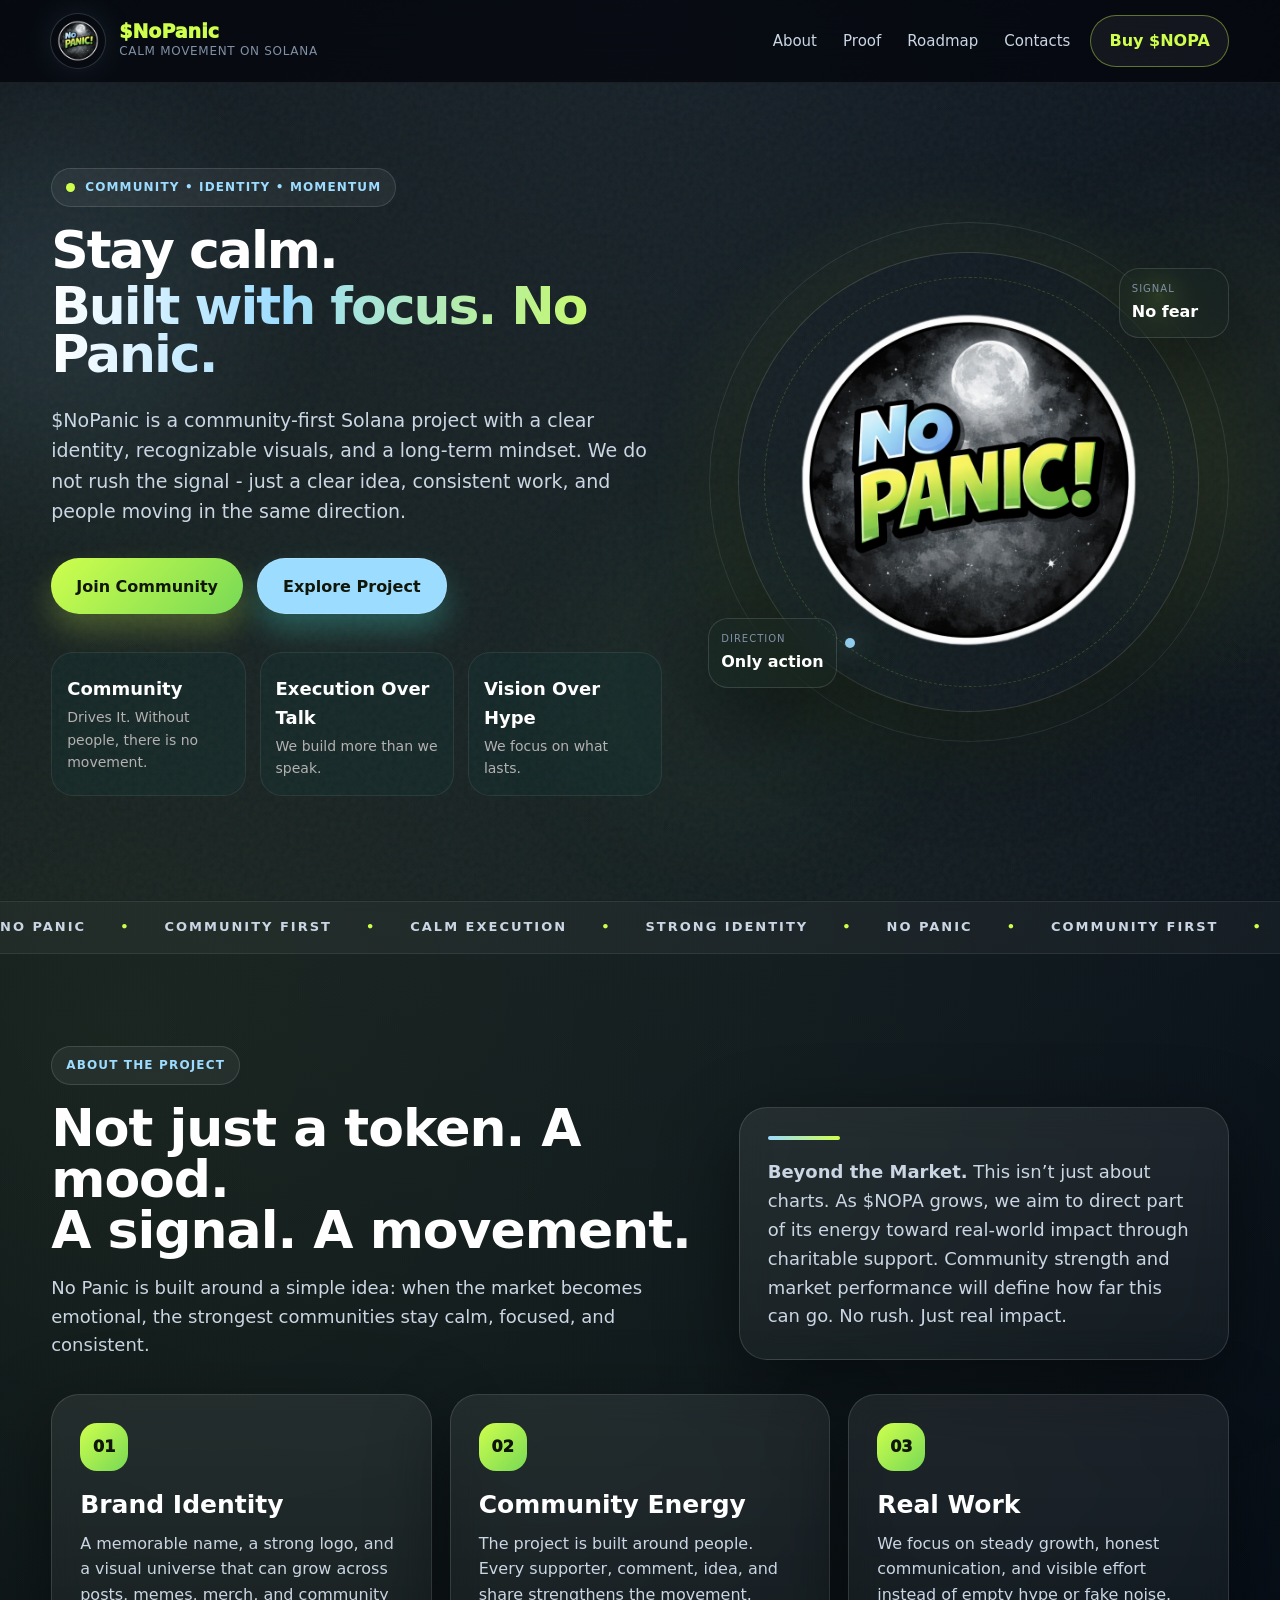
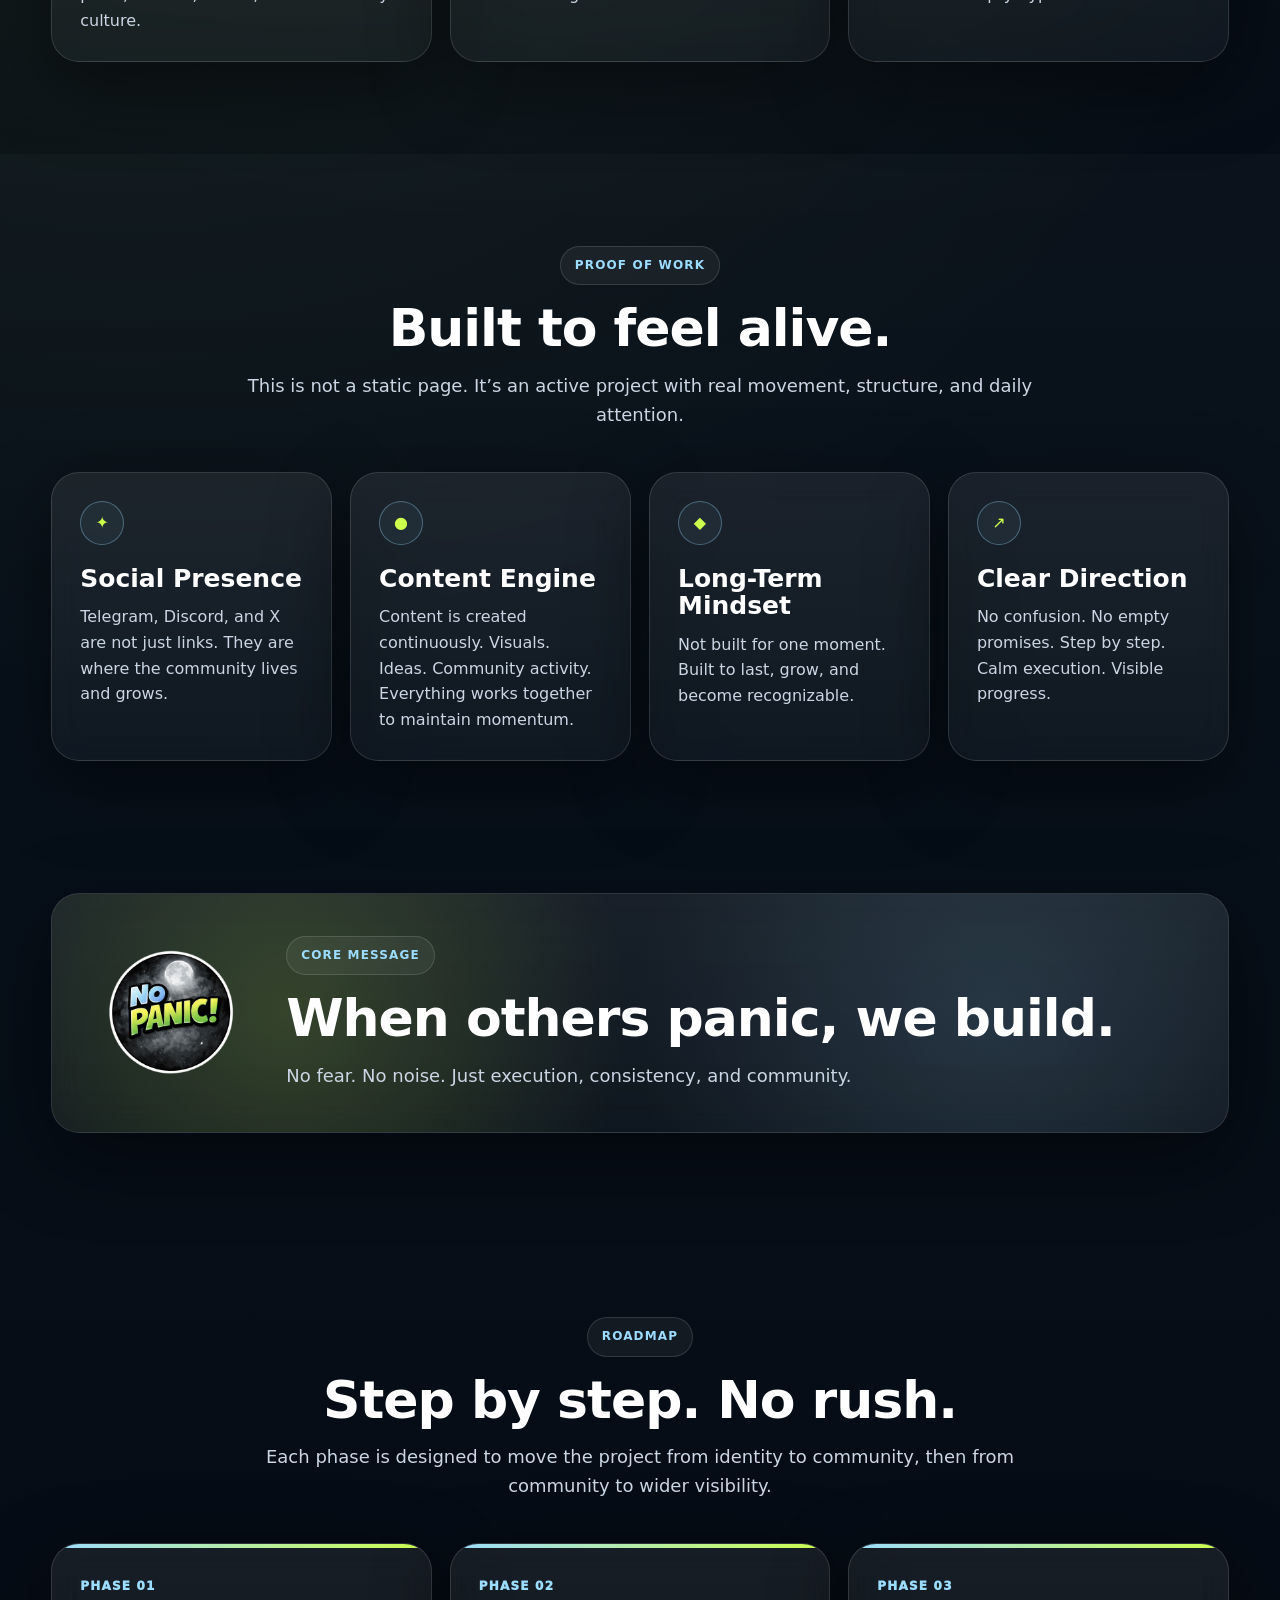
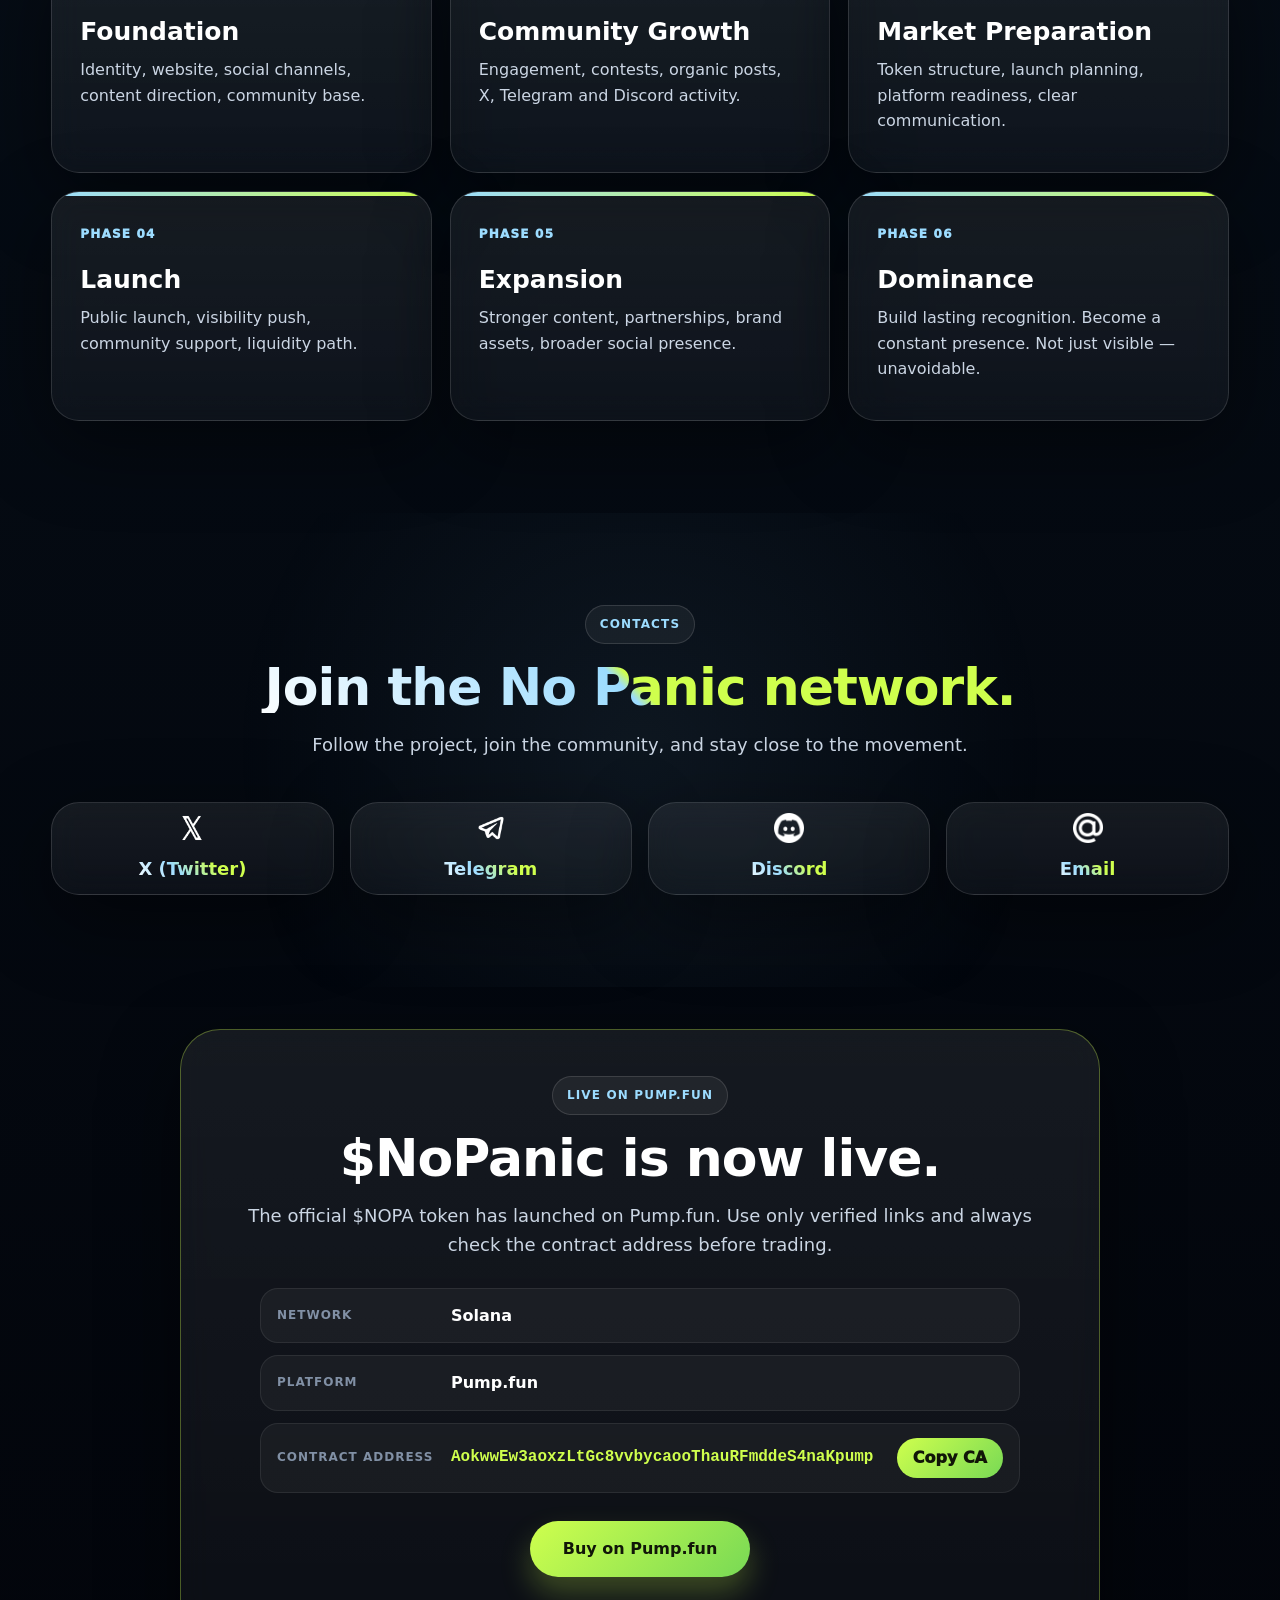
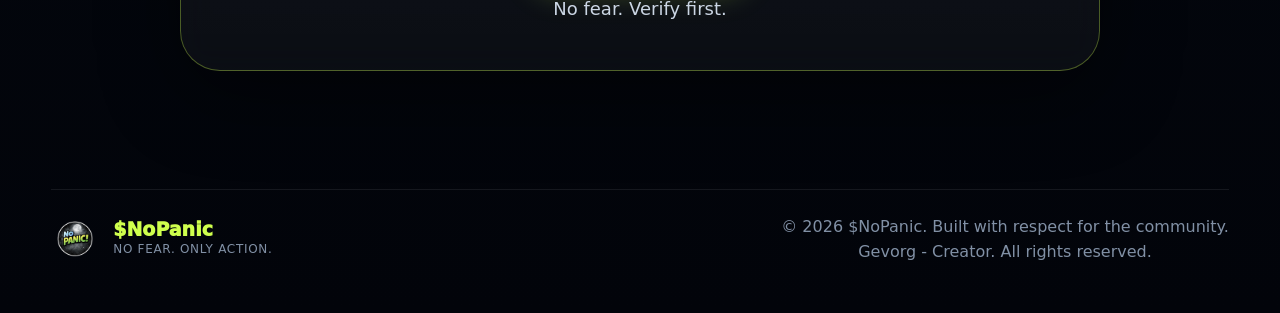
<file: index.html>
<!doctype html>
<html lang="en">
  <head>
    <meta charset="UTF-8" />
    <meta name="viewport" content="width=device-width, initial-scale=1.0"/>
    <meta
      name="description"
      content="$NoPanic is a Solana community project built around calm execution, strong identity, and long-term vision."/>
    <title>$NoPanic Token</title>
    <link rel="icon" type="image/png" sizes="32x32" href="favicon.png"/>
    <link rel="stylesheet" href="style.css"/>

    <!-- Google tag (gtag.js) -->
    <script async src="https://www.googletagmanager.com/gtag/js?id=G-HFJ2ZRGM67"></script>

    <script>
        window.dataLayer = window.dataLayer || [];
        function gtag(){dataLayer.push(arguments);}
        gtag('js', new Date());

        gtag('config', 'G-HFJ2ZRGM67');
    </script>

  </head>
  <body>
    <div class="page-noise"></div>
    <div class="space-glow glow-a"></div>
    <div class="space-glow glow-b"></div>
    <div class="space-glow glow-c"></div>

    <header class="site-header">
      <div class="container nav-wrap">
        <a class="brand" href="#top" aria-label="$NoPanic home">
          <img src="logo.png" alt="$NoPanic logo" class="brand-logo" />
          <div>
            <strong>$NoPanic</strong>
            <span>Calm movement on Solana</span>
          </div>
        </a>

        <nav class="desktop-nav" aria-label="Main navigation">
          <a href="#about">About</a>
          <a href="#proof">Proof</a>
          <a href="#roadmap">Roadmap</a>
          <a href="#contacts">Contacts</a>
        </nav>

        <a class="header-action" href="#buy">Buy $NOPA</a>

        <button
          class="menu-button"
          id="menuButton"
          aria-label="Open menu"
          aria-expanded="false"
        >
          <span></span>
          <span></span>
        </button>
      </div>

      <div class="mobile-nav" id="mobileNav">
        <a href="#about">About</a>
        <a href="#proof">Proof</a>
        <a href="#roadmap">Roadmap</a>
        <a href="#contacts">Contacts</a>
        <a href="#buy">Buy $NOPA</a>
      </div>
    </header>

    <main id="top">
      <section class="hero section-hero">
        <div class="container hero-grid">
          <div class="hero-content reveal">
            <div class="status-pill">
              <span class="pulse-dot"></span>
              Community • Identity • Momentum
            </div>

            <h1>
              Stay calm.
              <span>Built with focus. No Panic.</span>
            </h1>

            <p class="hero-lead">
              $NoPanic is a community-first Solana project with a clear
              identity, recognizable visuals, and a long-term mindset. We do not
              rush the signal - just a clear idea, consistent work, and people
              moving in the same direction.
            </p>

            <div class="hero-actions">
              <a href="#contacts" class="btn btn-primary">Join Community</a>
              <a href="#about" class="btn btn-ghost">Explore Project</a>
            </div>

            <div class="hero-metrics" aria-label="Project focus points">
              <div>
                <strong>Community</strong>
                <p>Drives It. Without people, there is no movement.</p>
              </div>
              <div>
                <strong>Execution Over Talk</strong>
                <p>We build more than we speak.</p>
              </div>
              <div>
                <strong>Vision Over Hype</strong>
                <p>We focus on what lasts.</p>
              </div>
            </div>
          </div>

          <div class="hero-art reveal">
            <div class="orbit orbit-one"></div>
            <div class="orbit orbit-two"></div>
            <img src="logo.png" alt="$NoPanic moon logo" class="main-logo" />
            <div class="floating-card card-top">
              <span>Signal</span>
              <strong>No fear</strong>
            </div>
            <div class="floating-card card-bottom">
              <span>Direction</span>
              <strong>Only action</strong>
            </div>
          </div>
        </div>
      </section>

      <section class="ticker" aria-label="Brand ticker">
        <div class="ticker-track">
          <span>No Panic</span><span>Community First</span
          ><span>Calm Execution</span><span>Strong Identity</span>
          <span>No Panic</span><span>Community First</span
          ><span>Calm Execution</span><span>Strong Identity</span>
          <span>No Panic</span><span>Community First</span
          ><span>Calm Execution</span><span>Strong Identity</span>
          <span>No Panic</span><span>Community First</span
          ><span>Calm Execution</span><span>Strong Identity</span>
        </div>
      </section>

      <section id="about" class="section">
        <div class="container split-layout">
          <div class="section-copy reveal">
            <span class="section-kicker">About the project</span>
            <h2>
              Not just a token. A mood. <br />
              A signal. A movement.
            </h2>
            <p>
              No Panic is built around a simple idea: when the market becomes
              emotional, the strongest communities stay calm, focused, and
              consistent.
            </p>
          </div>

          <div class="focus-panel reveal">
            <div class="panel-line"></div>
            <p>
              <strong>Beyond the Market.</strong>
              This isn’t just about charts. As $NOPA grows, we aim to direct
              part of its energy toward real-world impact through charitable
              support. Community strength and market performance will define how
              far this can go. No rush. Just real impact.
            </p>
          </div>
        </div>

        <div class="container cards-grid">
          <article class="info-card reveal">
            <span class="card-number">01</span>
            <h3>Brand Identity</h3>
            <p>
              A memorable name, a strong logo, and a visual universe that can
              grow across posts, memes, merch, and community culture.
            </p>
          </article>
          <article class="info-card reveal">
            <span class="card-number">02</span>
            <h3>Community Energy</h3>
            <p>
              The project is built around people. Every supporter, comment,
              idea, and share strengthens the movement.
            </p>
          </article>
          <article class="info-card reveal">
            <span class="card-number">03</span>
            <h3>Real Work</h3>
            <p>
              We focus on steady growth, honest communication, and visible
              effort instead of empty hype or fake noise.
            </p>
          </article>
        </div>
      </section>

      <section id="proof" class="section proof-section">
        <div class="container">
          <div class="section-center reveal">
            <span class="section-kicker">Proof of Work</span>
            <h2>Built to feel alive.</h2>
            <p>
              This is not a static page.
              It’s an active project with real movement, structure, and daily attention.
            </p>
          </div>

          <div class="proof-grid">
            <article class="proof-card reveal">
              <div class="proof-icon">✦</div>
              <h3>Social Presence</h3>
              <p>
                Telegram, Discord, and X are not just links.
                They are where the community lives and grows.
              </p>
            </article>
            <article class="proof-card reveal">
              <div class="proof-icon">●</div>
              <h3>Content Engine</h3>
              <p>
                Content is created continuously.
                Visuals. Ideas. Community activity.
                Everything works together to maintain momentum.
              </p>
            </article>
            <article class="proof-card reveal">
              <div class="proof-icon">◆</div>
              <h3>Long-Term Mindset</h3>
              <p>
                Not built for one moment.
                Built to last, grow, and become recognizable.
              </p>
            </article>
            <article class="proof-card reveal">
              <div class="proof-icon">↗</div>
              <h3>Clear Direction</h3>
              <p>
                No confusion. No empty promises.
                Step by step. Calm execution. Visible progress.
              </p>
            </article>
          </div>
        </div>
      </section>

      <section class="section statement-section">
        <div class="container statement-card reveal">
          <img src="logo.png" alt="$NoPanic logo" />
          <div>
            <span class="section-kicker">Core message</span>
            <h2>When others panic, we build.</h2>
            <p>
              No fear. No noise. Just execution, consistency, and community.
            </p>
          </div>
        </div>
      </section>

      <section id="roadmap" class="section">
        <div class="container section-center reveal">
          <span class="section-kicker">Roadmap</span>
          <h2>Step by step. No rush.</h2>
          <p>
            Each phase is designed to move the project from identity to
            community, then from community to wider visibility.
          </p>
        </div>

        <div class="container roadmap">
          <article class="roadmap-card reveal">
            <span>Phase 01</span>
            <h3>Foundation</h3>
            <p>
              Identity, website, social channels, content direction, community
              base.
            </p>
          </article>
          <article class="roadmap-card reveal">
            <span>Phase 02</span>
            <h3>Community Growth</h3>
            <p>
              Engagement, contests, organic posts, X, Telegram and Discord
              activity.
            </p>
          </article>
          <article class="roadmap-card reveal">
            <span>Phase 03</span>
            <h3>Market Preparation</h3>
            <p>
              Token structure, launch planning, platform readiness, clear
              communication.
            </p>
          </article>
          <article class="roadmap-card reveal">
            <span>Phase 04</span>
            <h3>Launch</h3>
            <p>
              Public launch, visibility push, community support, liquidity path.
            </p>
          </article>
          <article class="roadmap-card reveal">
            <span>Phase 05</span>
            <h3>Expansion</h3>
            <p>
              Stronger content, partnerships, brand assets, broader social
              presence.
            </p>
          </article>
          <article class="roadmap-card reveal">
            <span>Phase 06</span>
            <h3>Dominance</h3>
            <p>
              Build lasting recognition. Become a constant presence. Not just
              visible — unavoidable.
            </p>
          </article>
        </div>
      </section>

      <section id="contacts" class="section contact-section">
        <div class="container section-center reveal">
          <span class="section-kicker">Contacts</span>
          <h2>Join the No Panic network.</h2>
          <p>
            Follow the project, join the community, and stay close to the
            movement.
          </p>
        </div>

        <div class="container contact-grid">
          <a
            href="https://x.com/no_panic_tok"
            target="_blank"
            rel="noopener noreferrer"
            class="contact-card reveal"
          >
            <img src="icon-X.png" alt="X icon" />
            <strong>X (Twitter)</strong>
            <!-- <span>Updates and posts</span> -->
          </a>

          <a
            href="https://t.me/no_panic_token"
            target="_blank"
            rel="noopener noreferrer"
            class="contact-card reveal"
          >
            <img src="icon-TG.png" alt="Telegram icon" />
            <strong>Telegram</strong>
            <!-- <span>Main community</span> -->
          </a>

          <!-- <a href="https://www.tiktok.com/@nopanic_token?is_from_webapp=1&sender_device=pc" target="_blank" rel="noopener noreferrer" class="contact-card reveal">
          <img src="icon-TikTok.png" alt="TikTok icon" />
          <strong>TikTok</strong>
          <span>Short content</span>
        </a> -->

          <a
            href="https://discord.gg/V9yKEwXM4r"
            target="_blank"
            rel="noopener noreferrer"
            class="contact-card reveal"
          >
            <img src="icon-Discord.png" alt="Discord icon" />
            <strong>Discord</strong>
            <!-- <span>Server and roles</span> -->
          </a>

          <a href="mailto:nopanictoken@gmail.com" class="contact-card reveal">
            <img src="icon-Email.png" alt="Email icon" />
            <strong>Email</strong>
            <!-- <span>Contact and ideas</span> -->
          </a>
        </div>
      </section>

  <section id="buy" class="section buy-section">
    <div class="container buy-card buy-card-live reveal">
      <span class="section-kicker">Live on Pump.fun</span>

      <h2>$NoPanic is now live.</h2>

      <p>
        The official $NOPA token has launched on Pump.fun. Use only verified
        links and always check the contract address before trading.
      </p>

      <div class="launch-details" aria-label="Official launch details">
        <div class="detail-row">
          <span>Network</span>
          <strong>Solana</strong>
        </div>

        <div class="detail-row">
          <span>Platform</span>
          <strong>Pump.fun</strong>
        </div>

        <div class="detail-row ca-row">
          <span>Contract Address</span>
          <code id="contractAddress">AokwwEw3aoxzLtGc8vvbycaooThauRFmddeS4naKpump</code>
          <button class="copy-ca" type="button" data-copy-target="contractAddress">
            Copy CA
          </button>
        </div>
      </div>

      <div class="buy-actions">
        <a
          class="btn btn-primary"
          href="https://pump.fun/coin/AokwwEw3aoxzLtGc8vvbycaooThauRFmddeS4naKpump"
          target="_blank"
          rel="noopener noreferrer"
        >
          Buy on Pump.fun
        </a>
      </div>

      <p class="launch-note">No fear. Verify first.</p>
    </div>
  </section>
      
    </main>

    <footer class="site-footer">
      <div class="container footer-wrap">
        <a class="footer-brand" href="#top">
          <img src="logo.png" alt="$NoPanic logo" />
          <div>
            <strong>$NoPanic</strong>
            <span>No fear. Only action.</span>
          </div>
        </a>
        <p>
          © 2026 $NoPanic. Built with respect for the community. <br />
          Gevorg - Creator. All rights reserved.
        </p>
      </div>
    </footer>

    <script>
      const menuButton = document.getElementById("menuButton");
      const mobileNav = document.getElementById("mobileNav");

      menuButton.addEventListener("click", () => {
        const isOpen = mobileNav.classList.toggle("open");
        menuButton.classList.toggle("open", isOpen);
        menuButton.setAttribute("aria-expanded", isOpen ? "true" : "false");
      });

      mobileNav.querySelectorAll("a").forEach((link) => {
        link.addEventListener("click", () => {
          mobileNav.classList.remove("open");
          menuButton.classList.remove("open");
          menuButton.setAttribute("aria-expanded", "false");
        });
      });

      const revealItems = document.querySelectorAll(".reveal");
      const observer = new IntersectionObserver(
        (entries) => {
          entries.forEach((entry) => {
            if (entry.isIntersecting) {
              entry.target.classList.add("visible");
              observer.unobserve(entry.target);
            }
          });
        },
        { threshold: 0.14 },
      );

      revealItems.forEach((item) => observer.observe(item));


      document.addEventListener("click", (event) => {
        const isClickInsideMenu = mobileNav.contains(event.target);
        const isClickOnButton = menuButton.contains(event.target);

        if (
          mobileNav.classList.contains("open") &&
          !isClickInsideMenu &&
          !isClickOnButton
        ) {
          mobileNav.classList.remove("open");
          menuButton.classList.remove("open");
          menuButton.setAttribute("aria-expanded", "false");
        }
      });

      const copyButtons = document.querySelectorAll("[data-copy-target]");

    copyButtons.forEach((button) => {
      button.addEventListener("click", async () => {
        const targetId = button.getAttribute("data-copy-target");
        const target = document.getElementById(targetId);
        const value = target?.textContent.trim();
  
        if (!value) return;
  
        try {
          await navigator.clipboard.writeText(value);
        } catch {
          const textarea = document.createElement("textarea");
          textarea.value = value;
          textarea.setAttribute("readonly", "");
          textarea.style.position = "fixed";
          textarea.style.opacity = "0";
          document.body.appendChild(textarea);
          textarea.select();
          document.execCommand("copy");
          textarea.remove();
        }
  
        const originalText = button.textContent;
        button.textContent = "Copied";
        button.classList.add("copied");
  
        setTimeout(() => {
          button.textContent = originalText;
          button.classList.remove("copied");
        }, 1600);
      });
    });

    </script>
  </body>
</html>
</file>
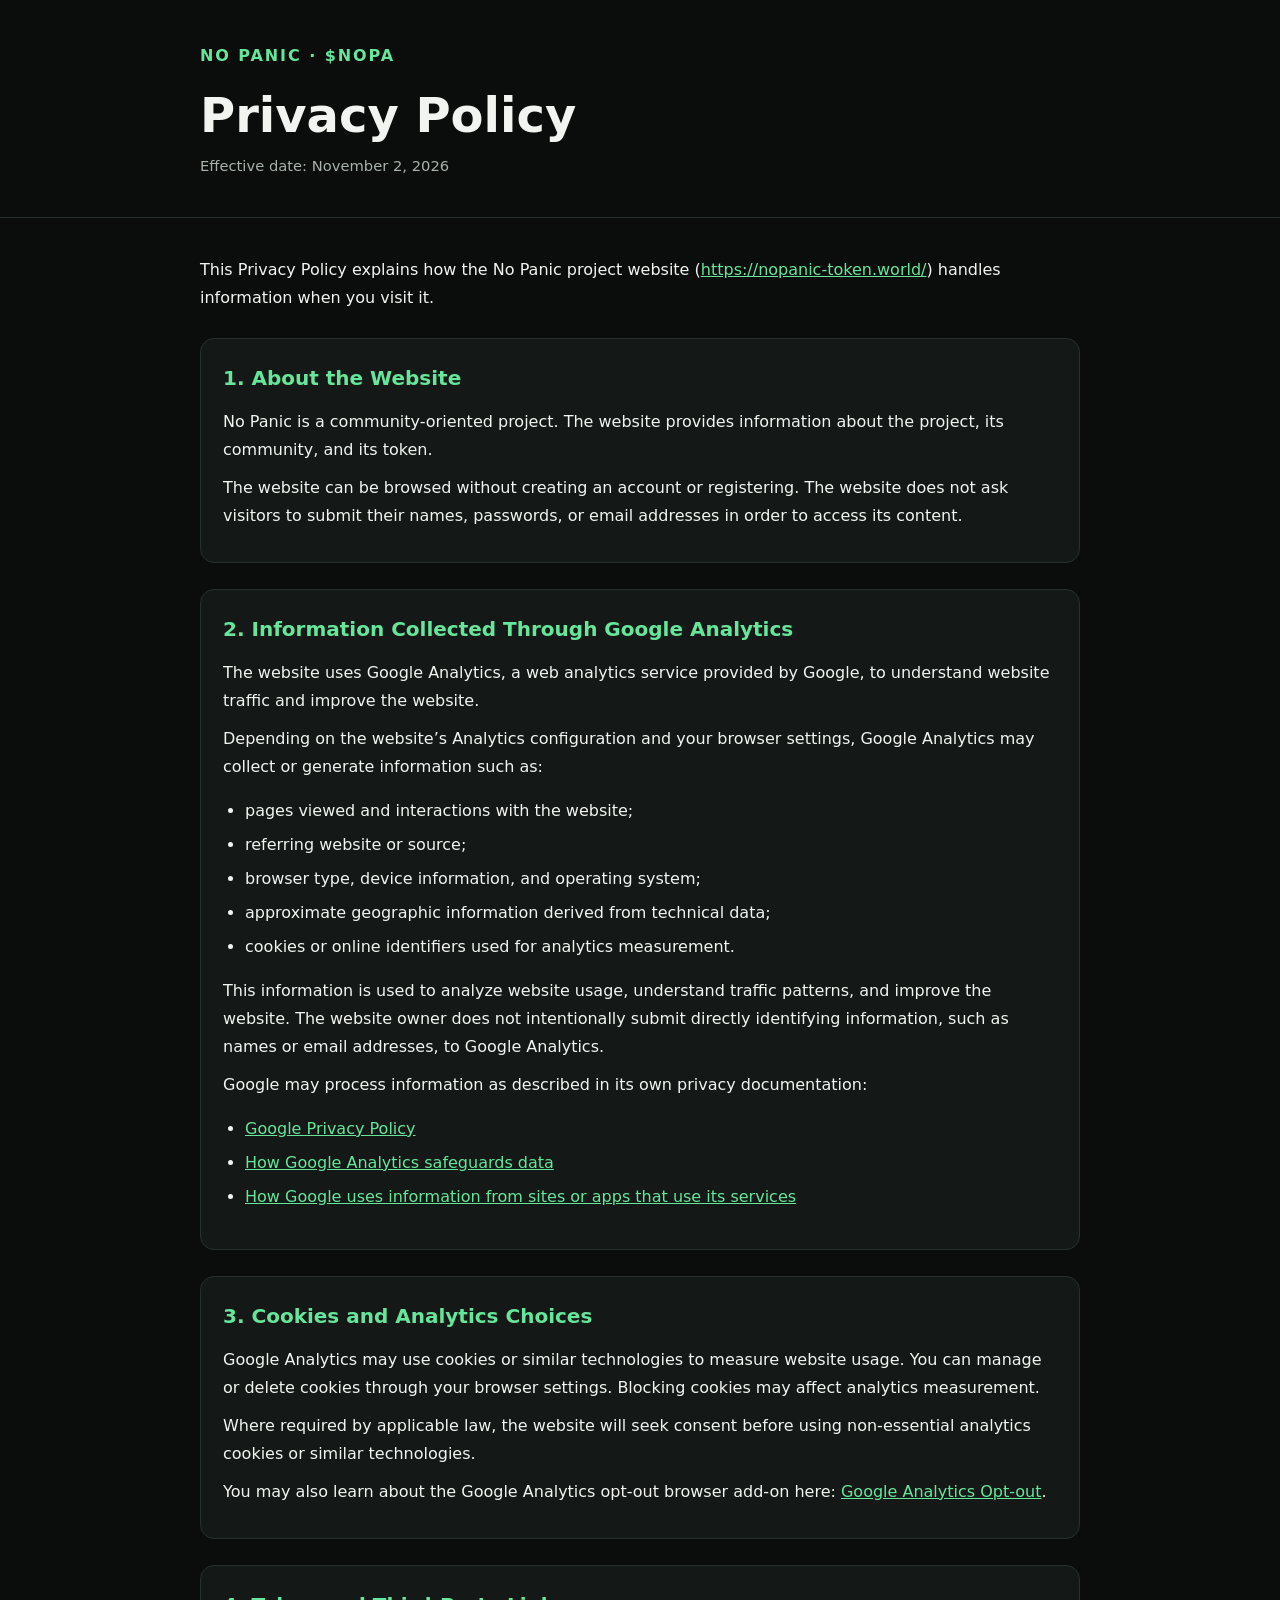
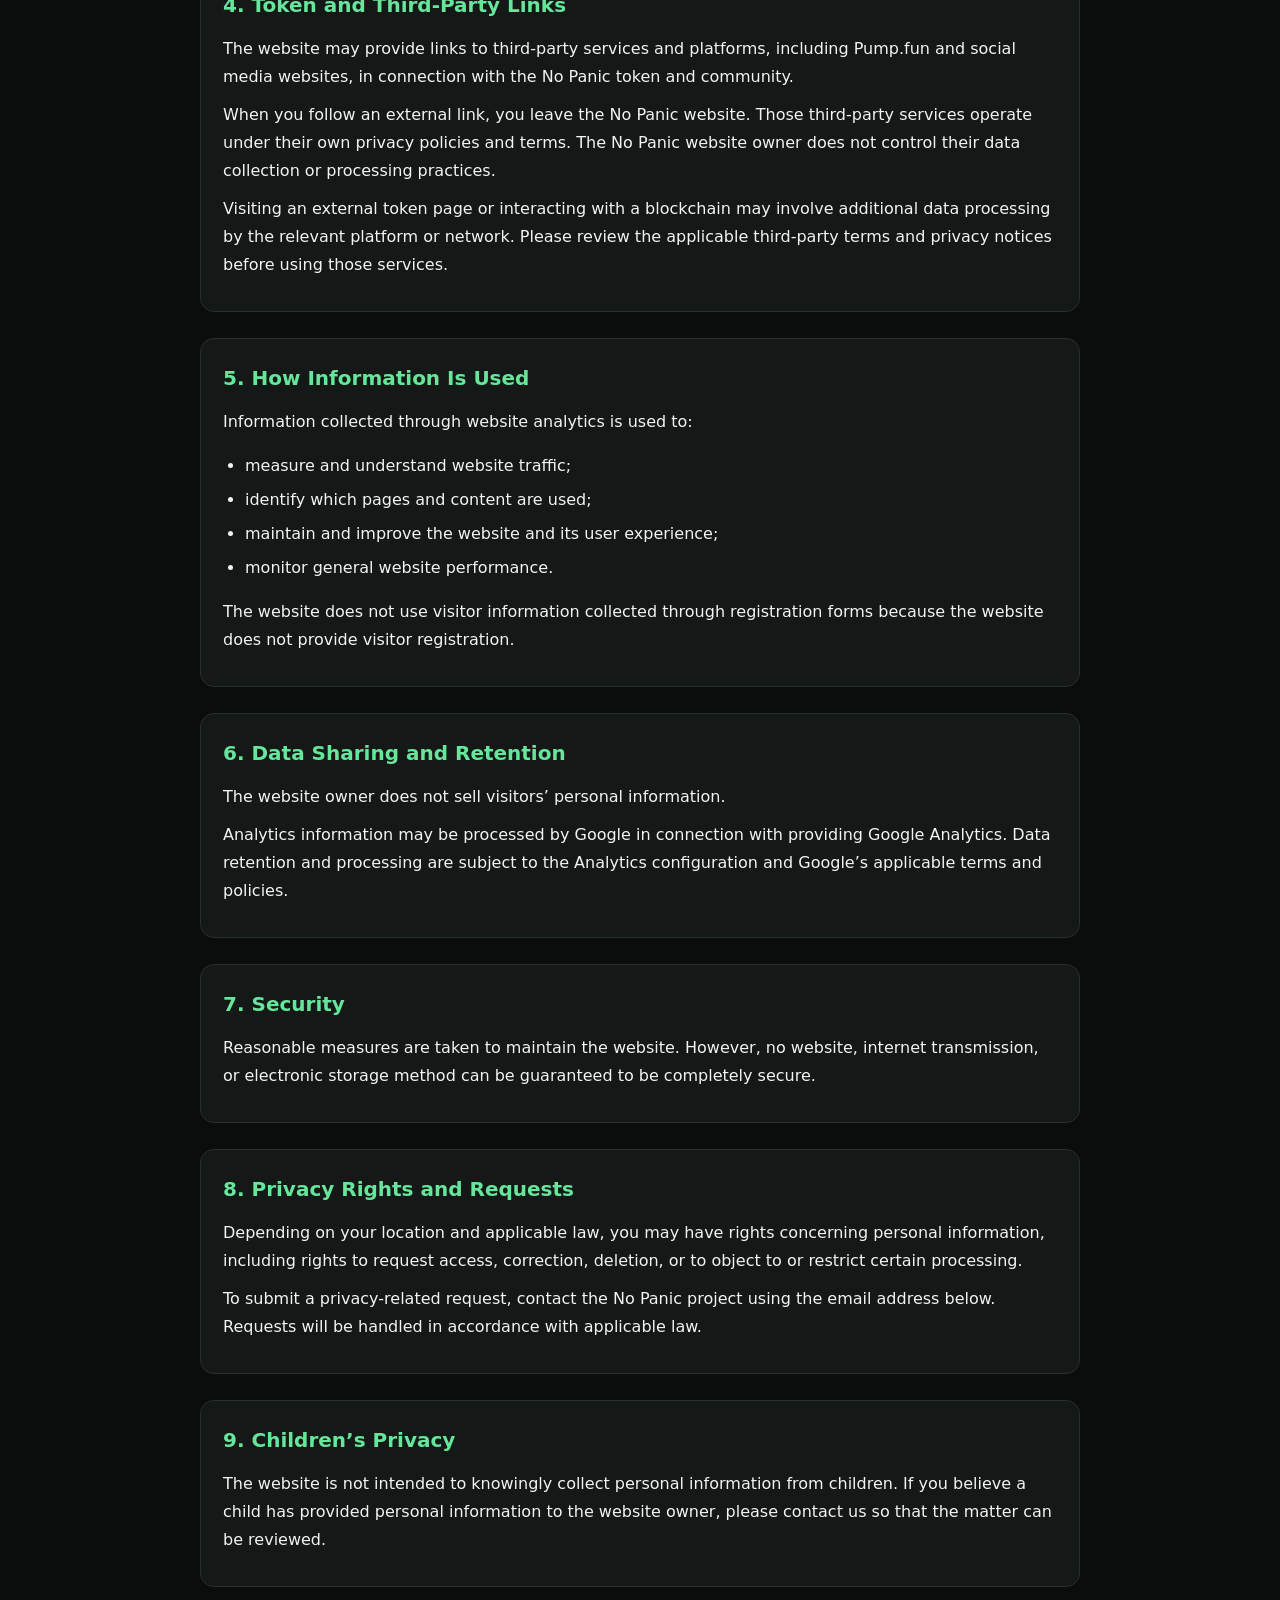
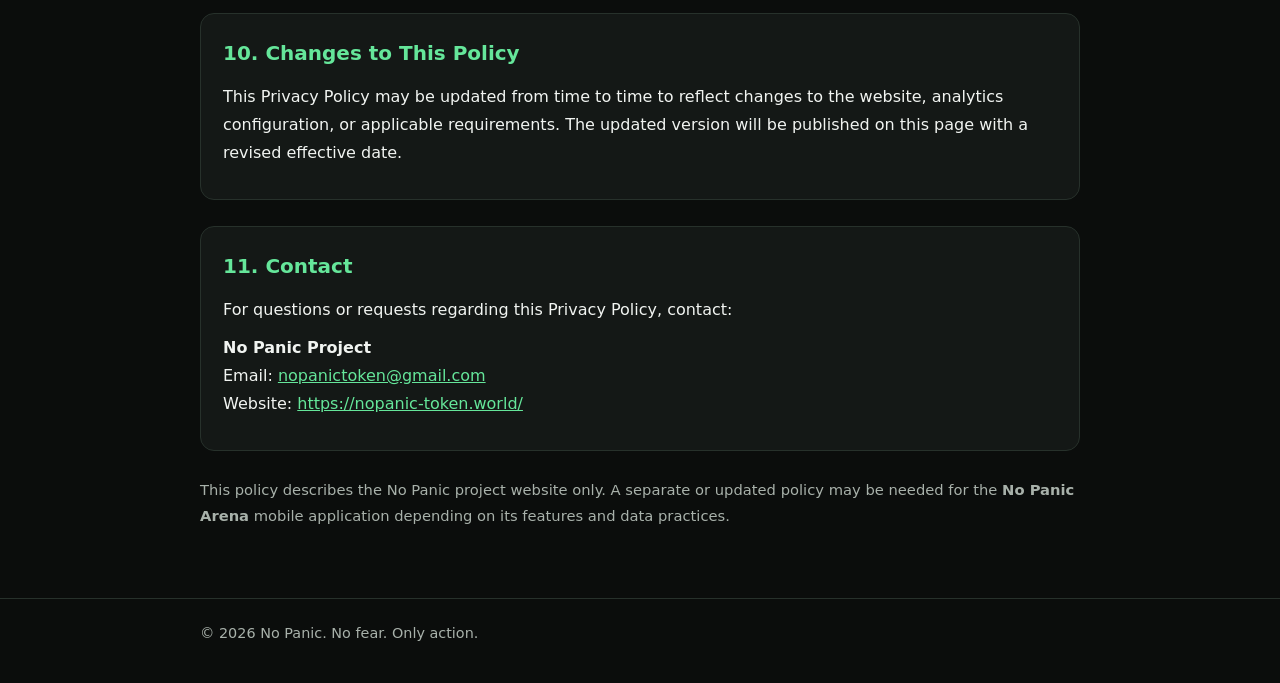
<file: legal/privacy-policy.html>
<!DOCTYPE html>
<html lang="en">
<head>
  <meta charset="UTF-8">
  <meta name="viewport" content="width=device-width, initial-scale=1">
  <meta name="description" content="Privacy Policy for the No Panic project website.">
  <title>Privacy Policy | No Panic</title>
  <style>
    :root {
      --bg: #0b0d0c;
      --surface: #141816;
      --text: #f1f4f1;
      --muted: #a8b1aa;
      --green: #65e69a;
      --border: #27312b;
    }
    * { box-sizing: border-box; }
    body {
      margin: 0;
      background: var(--bg);
      color: var(--text);
      font: 16px/1.75 system-ui, -apple-system, BlinkMacSystemFont, "Segoe UI", sans-serif;
    }
    .container { width: min(880px, calc(100% - 36px)); margin: 0 auto; }
    header { padding: 42px 0 28px; border-bottom: 1px solid var(--border); }
    .brand { color: var(--green); font-weight: 800; letter-spacing: .12em; text-transform: uppercase; }
    h1 { margin: 18px 0 8px; font-size: clamp(2rem, 6vw, 3rem); line-height: 1.15; }
    .updated { color: var(--muted); font-size: .92rem; }
    main { padding: 28px 0 60px; }
    section { margin: 26px 0; padding: 22px; background: var(--surface); border: 1px solid var(--border); border-radius: 14px; }
    h2 { margin: 0 0 12px; font-size: 1.25rem; color: var(--green); }
    p { margin: 10px 0; }
    ul { padding-left: 22px; }
    li { margin: 6px 0; }
    a { color: var(--green); overflow-wrap: anywhere; }
    footer { padding: 22px 0 36px; border-top: 1px solid var(--border); color: var(--muted); font-size: .9rem; }
    .notice { color: var(--muted); font-size: .92rem; }
  </style>
</head>
<body>
  <header>
    <div class="container">
      <div class="brand">No Panic · $NOPA</div>
      <h1>Privacy Policy</h1>
      <p class="updated">Effective date: November 2, 2026</p>
    </div>
  </header>

  <main class="container">
    <p>This Privacy Policy explains how the No Panic project website (<a href="https://nopanic-token.world/">https://nopanic-token.world/</a>) handles information when you visit it.</p>

    <section>
      <h2>1. About the Website</h2>
      <p>No Panic is a community-oriented project. The website provides information about the project, its community, and its token.</p>
      <p>The website can be browsed without creating an account or registering. The website does not ask visitors to submit their names, passwords, or email addresses in order to access its content.</p>
    </section>

    <section>
      <h2>2. Information Collected Through Google Analytics</h2>
      <p>The website uses Google Analytics, a web analytics service provided by Google, to understand website traffic and improve the website.</p>
      <p>Depending on the website’s Analytics configuration and your browser settings, Google Analytics may collect or generate information such as:</p>
      <ul>
        <li>pages viewed and interactions with the website;</li>
        <li>referring website or source;</li>
        <li>browser type, device information, and operating system;</li>
        <li>approximate geographic information derived from technical data;</li>
        <li>cookies or online identifiers used for analytics measurement.</li>
      </ul>
      <p>This information is used to analyze website usage, understand traffic patterns, and improve the website. The website owner does not intentionally submit directly identifying information, such as names or email addresses, to Google Analytics.</p>
      <p>Google may process information as described in its own privacy documentation:</p>
      <ul>
        <li><a href="https://policies.google.com/privacy" target="_blank" rel="noopener noreferrer">Google Privacy Policy</a></li>
        <li><a href="https://support.google.com/analytics/answer/6004245" target="_blank" rel="noopener noreferrer">How Google Analytics safeguards data</a></li>
        <li><a href="https://www.google.com/policies/privacy/partners/" target="_blank" rel="noopener noreferrer">How Google uses information from sites or apps that use its services</a></li>
      </ul>
    </section>

    <section>
      <h2>3. Cookies and Analytics Choices</h2>
      <p>Google Analytics may use cookies or similar technologies to measure website usage. You can manage or delete cookies through your browser settings. Blocking cookies may affect analytics measurement.</p>
      <p>Where required by applicable law, the website will seek consent before using non-essential analytics cookies or similar technologies.</p>
      <p>You may also learn about the Google Analytics opt-out browser add-on here: <a href="https://tools.google.com/dlpage/gaoptout" target="_blank" rel="noopener noreferrer">Google Analytics Opt-out</a>.</p>
    </section>

    <section>
      <h2>4. Token and Third-Party Links</h2>
      <p>The website may provide links to third-party services and platforms, including Pump.fun and social media websites, in connection with the No Panic token and community.</p>
      <p>When you follow an external link, you leave the No Panic website. Those third-party services operate under their own privacy policies and terms. The No Panic website owner does not control their data collection or processing practices.</p>
      <p>Visiting an external token page or interacting with a blockchain may involve additional data processing by the relevant platform or network. Please review the applicable third-party terms and privacy notices before using those services.</p>
    </section>

    <section>
      <h2>5. How Information Is Used</h2>
      <p>Information collected through website analytics is used to:</p>
      <ul>
        <li>measure and understand website traffic;</li>
        <li>identify which pages and content are used;</li>
        <li>maintain and improve the website and its user experience;</li>
        <li>monitor general website performance.</li>
      </ul>
      <p>The website does not use visitor information collected through registration forms because the website does not provide visitor registration.</p>
    </section>

    <section>
      <h2>6. Data Sharing and Retention</h2>
      <p>The website owner does not sell visitors’ personal information.</p>
      <p>Analytics information may be processed by Google in connection with providing Google Analytics. Data retention and processing are subject to the Analytics configuration and Google’s applicable terms and policies.</p>
    </section>

    <section>
      <h2>7. Security</h2>
      <p>Reasonable measures are taken to maintain the website. However, no website, internet transmission, or electronic storage method can be guaranteed to be completely secure.</p>
    </section>

    <section>
      <h2>8. Privacy Rights and Requests</h2>
      <p>Depending on your location and applicable law, you may have rights concerning personal information, including rights to request access, correction, deletion, or to object to or restrict certain processing.</p>
      <p>To submit a privacy-related request, contact the No Panic project using the email address below. Requests will be handled in accordance with applicable law.</p>
    </section>

    <section>
      <h2>9. Children’s Privacy</h2>
      <p>The website is not intended to knowingly collect personal information from children. If you believe a child has provided personal information to the website owner, please contact us so that the matter can be reviewed.</p>
    </section>

    <section>
      <h2>10. Changes to This Policy</h2>
      <p>This Privacy Policy may be updated from time to time to reflect changes to the website, analytics configuration, or applicable requirements. The updated version will be published on this page with a revised effective date.</p>
    </section>

    <section>
      <h2>11. Contact</h2>
      <p>For questions or requests regarding this Privacy Policy, contact:</p>
      <p><strong>No Panic Project</strong><br>
      Email: <a href="mailto:nopanictoken@gmail.com">nopanictoken@gmail.com</a><br>
      Website: <a href="https://nopanic-token.world/">https://nopanic-token.world/</a></p>
    </section>

    <p class="notice">This policy describes the No Panic project website only. A separate or updated policy may be needed for the <b>No Panic Arena</b> mobile application depending on its features and data practices.</p>
  </main>

  <footer>
    <div class="container">© 2026 No Panic. No fear. Only action.</div>
  </footer>
</body>
</html>
</file>
<file: style.css>
:root {
  --bg: #02040a;
  --bg-2: #07101a;
  --panel: rgba(255, 255, 255, 0.065);
  --panel-strong: rgba(255, 255, 255, 0.1);
  --border: rgba(255, 255, 255, 0.13);
  --border-soft: rgba(255, 255, 255, 0.08);
  --text: #ffffff;
  --soft: #cbd6e4;
  --muted: #8190a5;
  --blue: #9cdcff;
  --lime: #cfff4d;
  --green: #78d955;
  --dark: #0a0e14;
  --radius: 28px;
  --radius-lg: 40px;
  --container: 1180px;
  --shadow: 0 24px 80px rgba(0, 0, 0, 0.45);
}

* {
  box-sizing: border-box;
  margin: 0;
  padding: 0;
}

html {
  scroll-behavior: smooth;
}

body {
  min-height: 100vh;
  font-family:
    Inter,
    ui-sans-serif,
    system-ui,
    -apple-system,
    BlinkMacSystemFont,
    "Segoe UI",
    Arial,
    sans-serif;
  color: var(--text);
  background:
    radial-gradient(
      circle at 50% 0%,
      rgba(156, 220, 255, 0.12),
      transparent 36%
    ),
    radial-gradient(
      circle at 10% 20%,
      rgba(207, 255, 77, 0.08),
      transparent 30%
    ),
    linear-gradient(180deg, #02040a 0%, #07101a 44%, #02040a 100%);
  overflow-x: hidden;
  line-height: 1.6;
}

body::before {
  content: "";
  position: fixed;
  inset: 0;
  z-index: 0;
  pointer-events: none;
  background-image:
    linear-gradient(rgba(255, 255, 255, 0.035) 1px, transparent 1px),
    linear-gradient(90deg, rgba(255, 255, 255, 0.035) 1px, transparent 1px);
  background-size: 58px 58px;
  mask-image: radial-gradient(circle at center, black 0%, transparent 72%);
  opacity: 0.28;
}

img {
  display: block;
  max-width: 100%;
}

a {
  color: inherit;
  text-decoration: none;
}

button {
  font: inherit;
}

.container {
  width: min(92%, var(--container));
  margin-inline: auto;
  position: relative;
  z-index: 2;
}

.page-noise {
  position: fixed;
  inset: 0;
  z-index: 1;
  pointer-events: none;
  opacity: 0.11;
  background-image: url("data:image/svg+xml,%3Csvg viewBox='0 0 220 220' xmlns='http://www.w3.org/2000/svg'%3E%3Cfilter id='n'%3E%3CfeTurbulence type='fractalNoise' baseFrequency='0.8' numOctaves='3' stitchTiles='stitch'/%3E%3C/filter%3E%3Crect width='100%25' height='100%25' filter='url(%23n)' opacity='0.45'/%3E%3C/svg%3E");
}

.space-glow {
  position: fixed;
  border-radius: 999px;
  filter: blur(75px);
  opacity: 0.6;
  pointer-events: none;
  z-index: 0;
}

.glow-a {
  width: 340px;
  height: 340px;
  background: rgba(156, 220, 255, 0.16);
  left: -120px;
  top: 130px;
}

.glow-b {
  width: 420px;
  height: 420px;
  background: rgba(207, 255, 77, 0.1);
  right: -180px;
  top: 220px;
}

.glow-c {
  width: 300px;
  height: 300px;
  background: rgba(120, 217, 85, 0.08);
  left: 45%;
  bottom: 8%;
}

.site-header {
  position: sticky;
  top: 0;
  z-index: 50;
  background: rgba(2, 4, 10, 0.72);
  backdrop-filter: blur(18px);
  border-bottom: 1px solid var(--border-soft);
}

.nav-wrap {
  min-height: 82px;
  display: flex;
  align-items: center;
  gap: 20px;
}

.brand,
.footer-brand {
  display: flex;
  align-items: center;
  gap: 14px;
}

.brand-logo {
  width: 54px;
  height: 54px;
  border-radius: 50%;
  object-fit: cover;
  box-shadow:
    0 0 0 1px var(--border),
    0 0 32px rgba(156, 220, 255, 0.12);
}

.brand strong,
.footer-brand strong {
  display: block;
  font-size: 19px;
  line-height: 1.1;
  font-weight: 950;
  color: var(--lime);
}

.brand span,
.footer-brand span {
  display: block;
  color: var(--muted);
  font-size: 12px;
  letter-spacing: 0.7px;
  text-transform: uppercase;
}

.desktop-nav {
  display: flex;
  align-items: center;
  gap: 26px;
  margin-left: auto;
}

.desktop-nav a {
  color: var(--soft);
  font-size: 15px;
  transition: 0.2s ease;
}

.desktop-nav a:hover {
  color: var(--lime);
}

.header-action,
.btn {
  display: inline-flex;
  align-items: center;
  justify-content: center;
  border-radius: 999px;
  font-weight: 900;
  transition: 0.25s ease;
}

.header-action {
  padding: 12px 18px;
  background: rgba(255, 255, 255, 0.06);
  border: 1px solid var(--border);
  color: var(--lime);
  border-color: rgba(207, 255, 77, 0.4);
}

.header-action:hover {
  background: #9cdcff33;
  border-color: rgba(0, 255, 102, 0.537);
}

.menu-button {
  display: none;
  margin-left: auto;
  width: 52px;
  height: 52px;
  border: 1px solid var(--border);
  border-radius: 18px;
  background: rgba(255, 255, 255, 0.055);
  cursor: pointer;
  position: relative;
}

.menu-button span {
  position: absolute;
  left: 14px;
  width: 22px;
  height: 2px;
  border-radius: 99px;
  background: #fff;
  transition: 0.2s ease;
}

.menu-button span:first-child {
  top: 19px;
}
.menu-button span:last-child {
  top: 29px;
}
.menu-button.open span:first-child {
  top: 25px;
  transform: rotate(45deg);
}
.menu-button.open span:last-child {
  top: 25px;
  transform: rotate(-45deg);
}

.mobile-nav {
  display: none;
  flex-direction: column;
  gap: 12px;
  padding: 0 4% 22px;
}

.mobile-nav.open {
  display: flex;
}
.mobile-nav a {
  color: var(--soft);
  padding: 10px 0;
}

.section-hero {
  min-height: calc(100vh - 82px);
  display: flex;
  align-items: center;
  padding: 22px 0 42px;
}

.hero-grid {
  display: grid;
  grid-template-columns: 1.08fr 0.92fr;
  gap: 46px;
  align-items: center;
}

.status-pill,
.section-kicker {
  display: inline-flex;
  align-items: center;
  gap: 10px;
  padding: 9px 14px;
  border-radius: 999px;
  border: 1px solid var(--border);
  background: rgba(255, 255, 255, 0.055);
  color: var(--blue);
  text-transform: uppercase;
  letter-spacing: 1.15px;
  font-size: 12px;
  font-weight: 900;
}

.pulse-dot {
  width: 9px;
  height: 9px;
  border-radius: 999px;
  background: var(--lime);
  box-shadow: 0 0 0 0 rgba(207, 255, 77, 0.65);
  animation: pulse 1.8s infinite;
}

@keyframes pulse {
  70% {
    box-shadow: 0 0 0 12px rgba(207, 255, 77, 0);
  }
  100% {
    box-shadow: 0 0 0 0 rgba(207, 255, 77, 0);
  }
}

.hero-content h1 {
  margin-top: 20px;
  max-width: 820px;
  font-size: clamp(38px, 5vw, 52px);
  line-height: 0.92;
  letter-spacing: -2px;
  font-weight: 850;
}

.hero-content h1 span {
  display: block;
  margin-top: 8px;
  background: linear-gradient(
    90deg,
    #fff 0%,
    var(--blue) 38%,
    var(--lime) 100%
  );
  -webkit-background-clip: text;
  -webkit-text-fill-color: transparent;
}

.hero-lead {
  margin-top: 26px;
  max-width: 690px;
  color: var(--soft);
  font-size: 19px;
}

.hero-actions {
  display: flex;
  flex-wrap: wrap;
  gap: 14px;
  margin-top: 32px;
}

.btn {
  min-height: 56px;
  padding: 0 25px;
  border: none;
  cursor: pointer;
}

.btn:hover {
  transform: translateY(-2px);
}

.btn-primary {
  color: #111608;
  background: linear-gradient(135deg, var(--lime), var(--green));
  box-shadow: 0 16px 30px rgba(207, 255, 77, 0.25);
}

.btn-ghost {
  color: #111608;
  background: rgb(156, 220, 255);
  border: 1px solid var(--border);
  box-shadow: 0 16px 30px rgba(77, 255, 237, 0.25);
}

.btn-ghost:hover {
  border-color: rgba(156, 220, 255, 0.45);
}

.btn-disabled {
  color: rgba(255, 255, 255, 0.62);
  background: rgba(255, 255, 255, 0.08);
  border: 1px solid var(--border);
  cursor: not-allowed;
}

.btn-disabled:hover {
  transform: none;
}

.hero-metrics {
  margin-top: 38px;
  display: grid;
  grid-template-columns: repeat(3, minmax(0, 1fr));
  gap: 14px;
  max-width: 760px;
}

.hero-metrics div {
  padding: 15px;
  border: 1px solid var(--border-soft);
  border-radius: 22px;
  background: rgba(10, 86, 86, 0.12);
}

.hero-metrics strong {
  display: block;
  margin-top: 7px;
  font-size: 18px;
}

.hero-metrics p {
  color: rgb(180, 177, 177);
  font-size: 14px;
  margin-top: 2px;
}

.hero-art {
  position: relative;
  min-height: 560px;
  display: grid;
  place-items: center;
}

.main-logo {
  width: min(88%, 470px);
  border-radius: 50%;
  z-index: 5;
  animation: float 6s ease-in-out infinite;
  box-shadow:
    0 0 0 1px var(--border),
    0 30px 100px rgba(0, 0, 0, 0.42),
    0 0 120px rgba(207, 255, 77, 0.12);
}

@keyframes float {
  0%,
  100% {
    transform: translateY(0);
  }
  50% {
    transform: translateY(-14px);
  }
}

.orbit {
  position: absolute;
  border: 1px solid rgba(255, 255, 255, 0.1);
  border-radius: 50%;
}

.orbit-one {
  width: 520px;
  height: 520px;
  animation: rotate 22s linear infinite;
}

.orbit-two {
  width: 410px;
  height: 410px;
  border-style: dashed;
  border-color: rgba(207, 255, 77, 0.18);
  animation: rotate 18s linear infinite reverse;
}

.orbit-one::after,
.orbit-two::after {
  content: "";
  position: absolute;
  width: 10px;
  height: 10px;
  border-radius: 50%;
  background: var(--lime);
  box-shadow: 0 0 24px rgba(207, 255, 77, 0.7);
}

.orbit-one::after {
  top: 70px;
  right: 64px;
}
.orbit-two::after {
  bottom: 38px;
  left: 80px;
  background: var(--blue);
  box-shadow: 0 0 24px rgba(156, 220, 255, 0.7);
}

@keyframes rotate {
  to {
    transform: rotate(360deg);
  }
}

.floating-card {
  position: absolute;
  z-index: 6;
  min-width: 110px;
  padding: 12px;
  border-radius: 20px;
  border: 0.5px solid var(--border);
  background: rgba(1, 35, 31, 0.056);
  backdrop-filter: blur(15px);
  box-shadow: var(--shadow);
}

.floating-card span {
  display: block;
  color: var(--muted);
  font-size: 10px;
  text-transform: uppercase;
  letter-spacing: 1px;
}

.floating-card strong {
  display: block;
  margin-top: 2px;
  font-size: 16px;
}

.card-top {
  top: 66px;
  right: 0;
}
.card-bottom {
  bottom: 74px;
  left: 0;
}

.ticker {
  position: relative;
  z-index: 3;
  overflow: hidden;
  border-block: 1px solid var(--border-soft);
  background: rgba(255, 255, 255, 0.04);
}

.ticker-track {
  display: flex;
  gap: 34px;
  min-width: max-content;
  padding: 15px 0;
  animation: ticker 24s linear infinite;
}

.ticker-track span {
  color: var(--soft);
  text-transform: uppercase;
  letter-spacing: 2px;
  font-size: 13px;
  font-weight: 900;
}

.ticker-track span::after {
  content: "•";
  color: var(--lime);
  margin-left: 34px;
}

@keyframes ticker {
  to {
    transform: translateX(-50%);
  }
}

.section {
  position: relative;
  z-index: 2;
  padding: 92px 0;
}

.split-layout {
  display: grid;
  grid-template-columns: 1fr 0.75fr;
  gap: 34px;
  align-items: end;
  margin-bottom: 34px;
}

.section-copy h2,
.section-center h2,
.statement-card h2,
.buy-card h2 {
  margin-top: 18px;
  font-size: clamp(36px, 5vw, 52px);
  line-height: 0.98;
  letter-spacing: -1px;
}

.section-copy p,
.section-center p,
.focus-panel p,
.statement-card p,
.buy-card p {
  margin-top: 18px;
  color: var(--soft);
  font-size: 18px;
}

.section-center {
  max-width: 790px;
  margin-inline: auto;
  text-align: center;
  margin-bottom: 42px;
}

.focus-panel,
.info-card,
.proof-card,
.roadmap-card,
.contact-card,
.statement-card,
.buy-card {
  border: 1px solid var(--border);
  background: linear-gradient(
    180deg,
    rgba(255, 255, 255, 0.075),
    rgba(255, 255, 255, 0.04)
  );
  border-radius: var(--radius);
  box-shadow: var(--shadow);
  backdrop-filter: blur(16px);
}

.focus-panel {
  position: relative;
  padding: 28px;
  overflow: hidden;
}

.panel-line {
  width: 72px;
  height: 4px;
  border-radius: 99px;
  background: linear-gradient(90deg, var(--blue), var(--lime));
}

.cards-grid {
  display: grid;
  grid-template-columns: repeat(3, 1fr);
  gap: 18px;
}

.info-card,
.proof-card,
.roadmap-card {
  padding: 28px;
  transition: 0.25s ease;
}

.info-card:hover,
.proof-card:hover,
.roadmap-card:hover,
.contact-card:hover {
  transform: translateY(-6px);
  border-color: rgba(207, 255, 77, 0.3);
}

.card-number {
  display: inline-grid;
  place-items: center;
  width: 48px;
  height: 48px;
  border-radius: 17px;
  color: #101609;
  background: linear-gradient(135deg, var(--lime), var(--green));
  font-weight: 950;
}

.info-card h3,
.proof-card h3,
.roadmap-card h3 {
  margin-top: 20px;
  font-size: 25px;
  line-height: 1.1;
}

.info-card p,
.proof-card p,
.roadmap-card p {
  margin-top: 12px;
  color: var(--soft);
}

.proof-section {
  background: linear-gradient(180deg, rgba(255, 255, 255, 0.025), transparent);
}

.proof-grid {
  display: grid;
  grid-template-columns: repeat(4, 1fr);
  gap: 18px;
}

.proof-icon {
  display: inline-grid;
  place-items: center;
  width: 44px;
  height: 44px;
  border-radius: 50%;
  border: 1px solid rgba(156, 220, 255, 0.35);
  color: var(--lime);
  background: rgba(156, 220, 255, 0.06);
}

.statement-section {
  padding-top: 40px;
}

.statement-card {
  display: grid;
  grid-template-columns: 170px 1fr;
  gap: 30px;
  align-items: center;
  padding: 34px;
  overflow: hidden;
  position: relative;
}

.statement-card::before {
  content: "";
  position: absolute;
  inset: -2px;
  background:
    radial-gradient(
      circle at 20% 50%,
      rgba(207, 255, 77, 0.18),
      transparent 36%
    ),
    radial-gradient(
      circle at 80% 50%,
      rgba(156, 220, 255, 0.14),
      transparent 38%
    );
  pointer-events: none;
}

.statement-card img,
.statement-card div {
  position: relative;
  z-index: 2;
}

.statement-card img {
  width: 170px;
  border-radius: 50%;
}

.roadmap {
  display: grid;
  grid-template-columns: repeat(3, 1fr);
  gap: 18px;
}

.roadmap-card {
  min-height: 230px;
  position: relative;
  overflow: hidden;
}

.roadmap-card::before {
  content: "";
  position: absolute;
  inset: 0 0 auto 0;
  height: 4px;
  background: linear-gradient(90deg, var(--blue), var(--lime));
}

.roadmap-card span {
  color: var(--blue);
  text-transform: uppercase;
  letter-spacing: 1.2px;
  font-size: 12px;
  font-weight: 950;
}

.contact-section {
  background: radial-gradient(
    circle at center,
    rgba(156, 220, 255, 0.065),
    transparent 60%
  );
}

.contact-section h2 {
  background: linear-gradient(
    45deg,
    #fff 0%,
    var(--blue) 48%,
    var(--lime) 50%
  );
  -webkit-background-clip: text;
  -webkit-text-fill-color: transparent;
}

.contact-grid {
  display: grid;
  grid-template-columns: repeat(4, 1fr);
  gap: 16px;
}

.contact-card {
  min-height: 90px;
  padding: 10px;
  display: flex;
  flex-direction: column;
  align-items: center;
  justify-content: center;
  text-align: center;
  gap: 4px;
  transition: 0.25s ease;
}

.contact-card img {
  width: 30px;
  height: 30px;
}

.contact-card strong {
  margin-top: 8px;
  font-size: 18px;
  background: linear-gradient(
    45deg,
    #fff 0%,
    var(--blue) 38%,
    var(--lime) 70%
  );
  -webkit-background-clip: text;
  -webkit-text-fill-color: transparent;
}

/* .contact-card span {
  color: var(--muted);
  font-size: 14px;
} */

.buy-section {
  padding-top: 42px;
}

.buy-card {
  padding: 46px;
  text-align: center;
  border-radius: var(--radius-lg);
  max-width: 920px;
  margin-inline: auto;
}

.buy-card .btn {
  margin-top: 28px;
  min-width: 220px;
}

.site-footer {
  position: relative;
  z-index: 2;
  padding: 26px 0 48px;
}

.footer-wrap {
  display: flex;
  align-items: center;
  justify-content: space-between;
  gap: 18px;
  padding-top: 24px;
  border-top: 1px solid var(--border-soft);
}

.footer-brand img {
  width: 48px;
  height: 48px;
  border-radius: 50%;
}

.footer-wrap p {
  color: var(--muted);
  text-align: center;
}

.reveal {
  opacity: 0;
  transform: translateY(20px);
  transition:
    opacity 0.7s ease,
    transform 0.7s ease;
}

.reveal.visible {
  opacity: 1;
  transform: translateY(0);
}

.buy-card-live {
  border-color: rgba(207, 255, 77, 0.32);
}

.launch-details {
  display: grid;
  gap: 12px;
  max-width: 760px;
  margin: 28px auto 0;
  text-align: left;
}

.detail-row {
  display: grid;
  grid-template-columns: 160px 1fr auto;
  gap: 14px;
  align-items: center;
  padding: 14px 16px;
  border: 1px solid var(--border-soft);
  border-radius: 18px;
  background: rgba(255, 255, 255, 0.045);
}

.detail-row span {
  color: var(--muted);
  font-size: 12px;
  font-weight: 900;
  letter-spacing: 1px;
  text-transform: uppercase;
}

.detail-row strong,
.detail-row code {
  color: var(--text);
  font-weight: 850;
}

.ca-row code {
  overflow: hidden;
  color: var(--lime);
  font-family: ui-monospace, SFMono-Regular, Menlo, Monaco, Consolas, monospace;
  text-overflow: ellipsis;
  white-space: nowrap;
}

.copy-ca {
  min-height: 40px;
  padding: 0 16px;
  border: 0;
  border-radius: 999px;
  color: #111608;
  background: linear-gradient(135deg, var(--lime), var(--green));
  cursor: pointer;
  font-weight: 950;
}

.copy-ca.copied {
  background: var(--blue);
}

.buy-actions {
  display: flex;
  justify-content: center;
  margin-top: 28px;
}

.buy-actions .btn {
  margin-top: 0;
}

.launch-note {
  margin-top: 18px;
  color: var(--muted);
  font-size: 14px;
}

@media (max-width: 1100px) {
  .hero-grid,
  .split-layout {
    grid-template-columns: 1fr;
  }

  .hero-art {
    min-height: 470px;
  }

  /* .contact-grid, */
  .proof-grid {
    grid-template-columns: repeat(2, 1fr);
  }

  .roadmap {
    grid-template-columns: repeat(2, 1fr);
  }

  .cards-grid {
    grid-template-columns: repeat(2, 1fr);
  }
  .cards-grid > :nth-child(3) {
    grid-column: span 2;
  }

}

@media (max-width: 820px) {
  .desktop-nav,
  .header-action {
    display: none;
  }

  .menu-button {
    display: block;
  }

  .section-hero {
    min-height: auto;
    padding: 42px 0 52px;
  }

  .hero-content h1 {
    letter-spacing: -2px;
  }

  .hero-art {
    min-height: 360px;
    order: -1;
  }

  .main-logo {
    width: min(78%, 330px);
  }

  .orbit-one {
    width: 360px;
    height: 360px;
  }
  .orbit-two {
    width: 290px;
    height: 290px;
  }

  .floating-card {
    min-width: 132px;
    padding: 12px 14px;
  }

  .card-top {
    right: 4px;
    top: 28px;
  }
  .card-bottom {
    left: 4px;
    bottom: 34px;
  }

  .hero-metrics,
  .statement-card {
    grid-template-columns: 1fr;
  }

  .proof-grid,
  .roadmap,
  .contact-grid {
    grid-template-columns: repeat(2, 1fr);
  }

  .statement-card {
    text-align: center;
  }

  .statement-card img {
    margin-inline: auto;
  }

  .section {
    padding: 62px 0;
  }

  .footer-wrap {
    flex-direction: column;
    align-items: flex-start;
  }
}

@media (max-width: 560px) {
  .nav-wrap {
    min-height: 76px;
  }

  .brand-logo {
    width: 48px;
    height: 48px;
  }

  .brand span {
    font-size: 10px;
  }

  .hero-lead,
  .section-copy p,
  .section-center p,
  .focus-panel p,
  .statement-card p,
  .buy-card p {
    font-size: 16px;
  }

  .hero-actions,
  .btn {
    width: 100%;
  }

  .info-card,
  .proof-card,
  .roadmap-card,
  .focus-panel,
  .buy-card,
  .statement-card {
    padding: 24px 20px;
  }

  .proof-grid,
  .roadmap {
    grid-template-columns: 1fr;
  }

  .cards-grid {
    grid-template-columns: 1fr;
  }
  .cards-grid > :nth-child(3) {
    grid-column: auto;
  }

  .contact-card {
    min-height: 100px;
  }

  .detail-row {
    grid-template-columns: 1fr;
  }
  
  .copy-ca {
    width: 100%;
  }
  
  .buy-actions .btn {
    width: 100%;
  }
}
</file>
